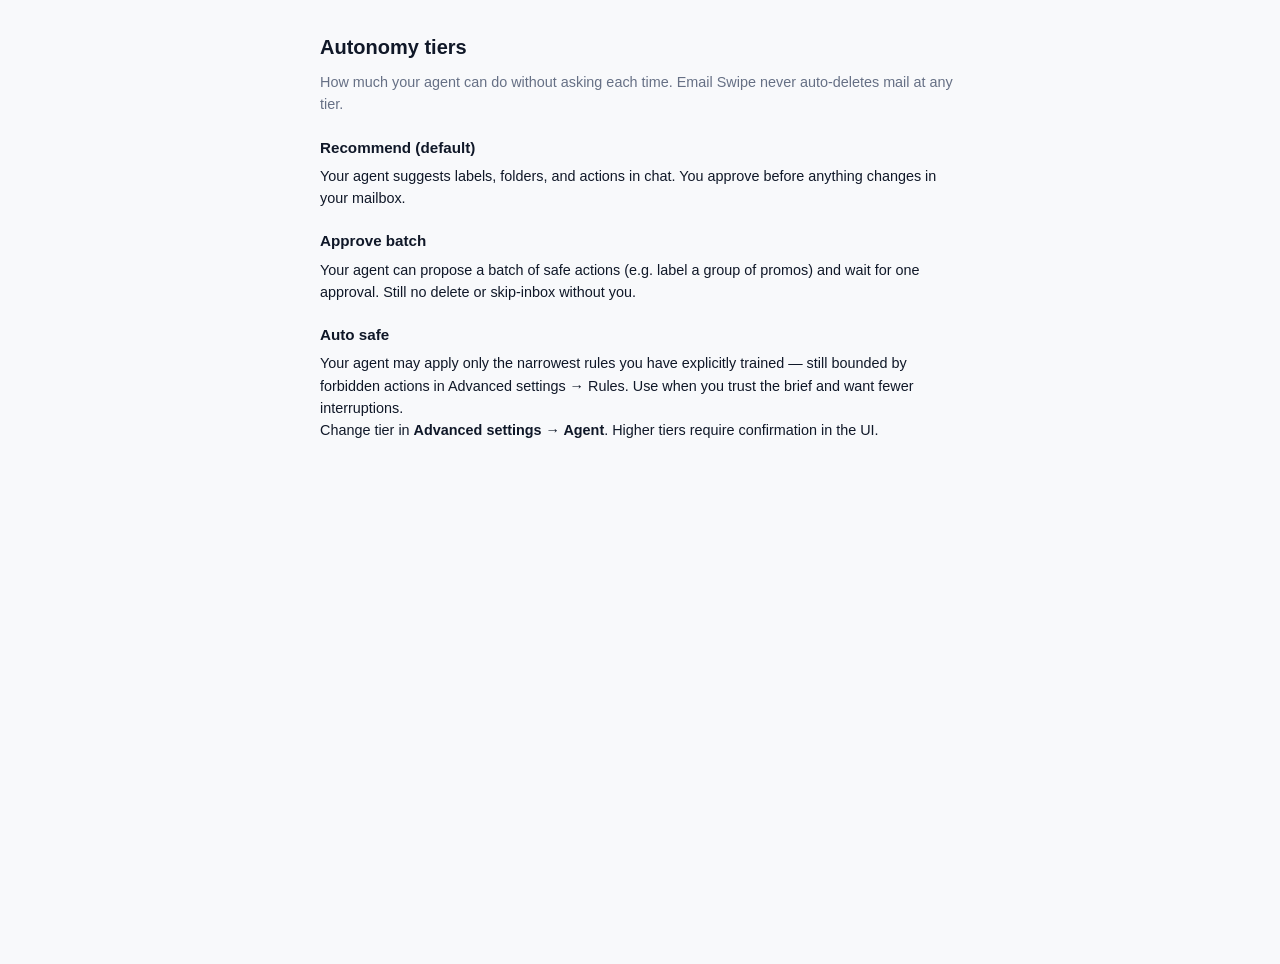
<file: assets/ui/autonomy-levels.html>
<!DOCTYPE html>
<html lang="en">
<head>
  <meta charset="UTF-8">
  <meta name="viewport" content="width=device-width, initial-scale=1.0">
  <title>Autonomy tiers — Email Swipe</title>
  <link rel="stylesheet" href="styles.css?v=27">
  <style>
    body { max-width: 42rem; margin: 2rem auto; padding: 0 1rem; line-height: 1.55; }
    h1 { font-size: 1.25rem; margin-bottom: 0.5rem; }
    .lead { color: var(--text-muted); margin-bottom: 1.25rem; }
    h2 { font-size: 0.95rem; margin: 1.25rem 0 0.35rem; }
    p, li { font-size: 0.9rem; }
    ul { padding-left: 1.25rem; }
    code { font-size: 0.85em; }
  </style>
</head>
<body>
  <h1>Autonomy tiers</h1>
  <p class="lead">How much your agent can do without asking each time. Email Swipe never auto-deletes mail at any tier.</p>

  <h2>Recommend (default)</h2>
  <p>Your agent suggests labels, folders, and actions in chat. You approve before anything changes in your mailbox.</p>

  <h2>Approve batch</h2>
  <p>Your agent can propose a batch of safe actions (e.g. label a group of promos) and wait for one approval. Still no delete or skip-inbox without you.</p>

  <h2>Auto safe</h2>
  <p>Your agent may apply only the narrowest rules you have explicitly trained — still bounded by forbidden actions in Advanced settings → Rules. Use when you trust the brief and want fewer interruptions.</p>

  <p>Change tier in <strong>Advanced settings → Agent</strong>. Higher tiers require confirmation in the UI.</p>
</body>
</html>
</file>
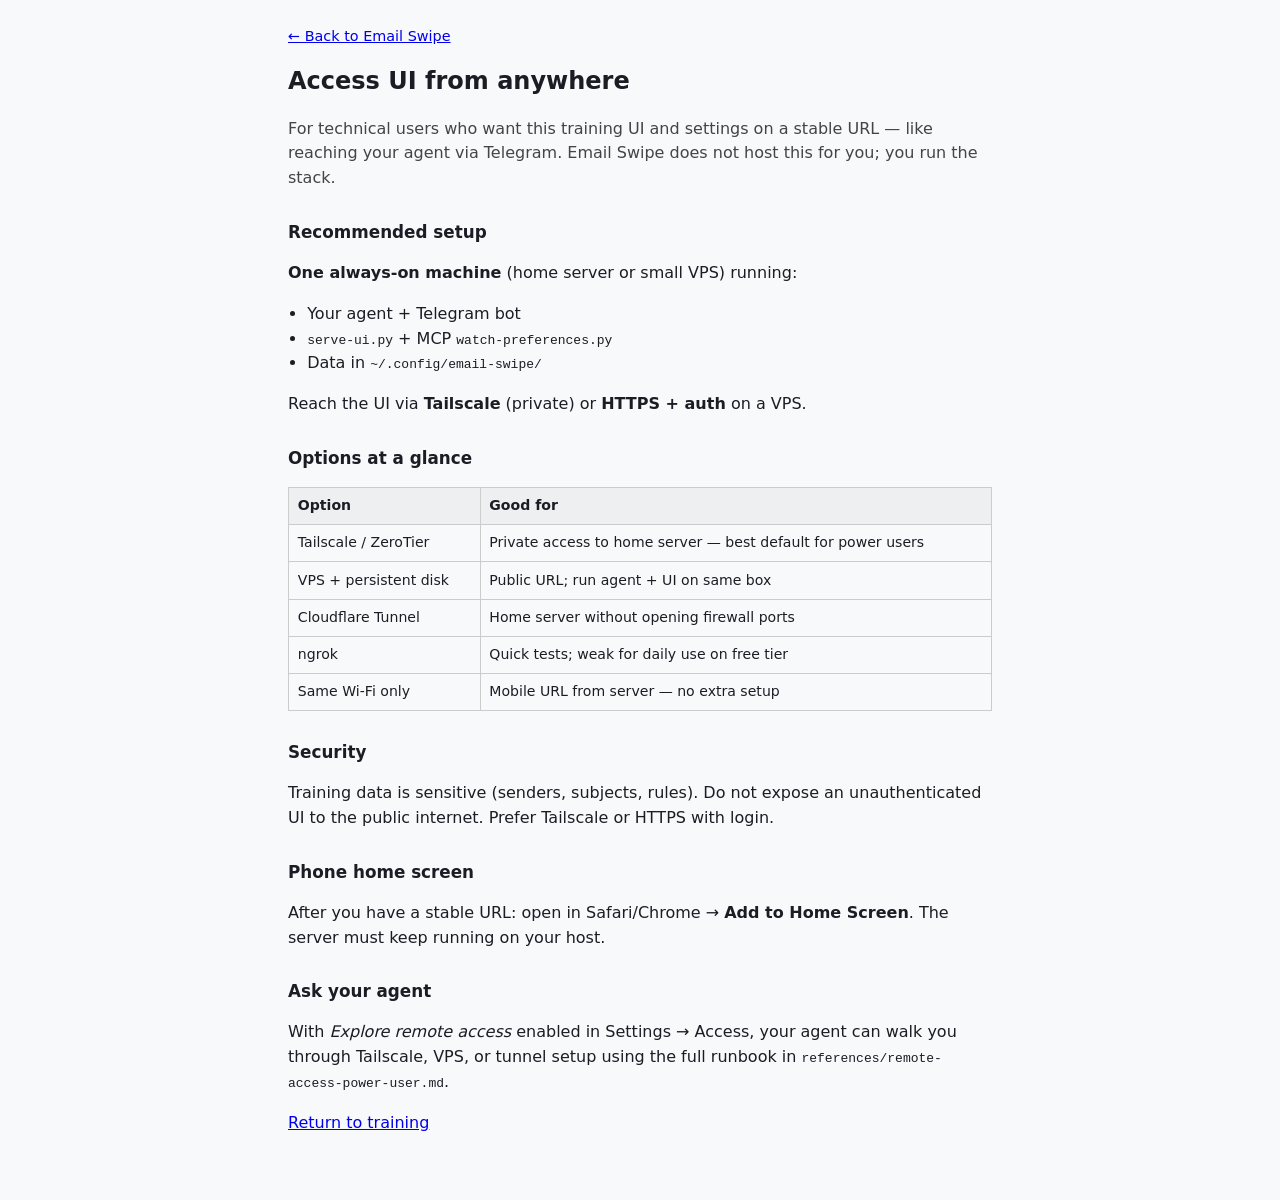
<file: assets/ui/remote-access.html>
<!DOCTYPE html>
<html lang="en">
<head>
  <meta charset="UTF-8">
  <meta name="viewport" content="width=device-width, initial-scale=1.0">
  <title>Remote access — Email Swipe</title>
  <style>
    :root { color-scheme: light dark; }
    body {
      font-family: system-ui, -apple-system, sans-serif;
      line-height: 1.55;
      max-width: 44rem;
      margin: 0 auto;
      padding: 1.5rem 1.25rem 3rem;
      background: #f8f9fb;
      color: #1a1d24;
    }
    @media (prefers-color-scheme: dark) {
      body { background: #12141a; color: #e8eaef; }
      a { color: #7eb8ff; }
      th, td { border-color: #333; }
    }
    h1 { font-size: 1.5rem; margin-top: 0; }
    h2 { font-size: 1.05rem; margin-top: 1.75rem; }
    table { border-collapse: collapse; width: 100%; font-size: 0.88rem; margin: 1rem 0; }
    th, td { border: 1px solid #ccc; padding: 0.45rem 0.55rem; text-align: left; vertical-align: top; }
    th { background: rgba(0,0,0,0.04); }
    .lead { color: #444; }
    @media (prefers-color-scheme: dark) { .lead { color: #aaa; } }
    .back { display: inline-block; margin-bottom: 1rem; font-size: 0.9rem; }
    ul { padding-left: 1.2rem; }
  </style>
</head>
<body>
  <a class="back" href="index.html">← Back to Email Swipe</a>
  <h1>Access UI from anywhere</h1>
  <p class="lead">For technical users who want this training UI and settings on a stable URL — like reaching your agent via Telegram. Email Swipe does not host this for you; you run the stack.</p>

  <h2>Recommended setup</h2>
  <p><strong>One always-on machine</strong> (home server or small VPS) running:</p>
  <ul>
    <li>Your agent + Telegram bot</li>
    <li><code>serve-ui.py</code> + MCP <code>watch-preferences.py</code></li>
    <li>Data in <code>~/.config/email-swipe/</code></li>
  </ul>
  <p>Reach the UI via <strong>Tailscale</strong> (private) or <strong>HTTPS + auth</strong> on a VPS.</p>

  <h2>Options at a glance</h2>
  <table>
    <tr><th>Option</th><th>Good for</th></tr>
    <tr><td>Tailscale / ZeroTier</td><td>Private access to home server — best default for power users</td></tr>
    <tr><td>VPS + persistent disk</td><td>Public URL; run agent + UI on same box</td></tr>
    <tr><td>Cloudflare Tunnel</td><td>Home server without opening firewall ports</td></tr>
    <tr><td>ngrok</td><td>Quick tests; weak for daily use on free tier</td></tr>
    <tr><td>Same Wi‑Fi only</td><td>Mobile URL from server — no extra setup</td></tr>
  </table>

  <h2>Security</h2>
  <p>Training data is sensitive (senders, subjects, rules). Do not expose an unauthenticated UI to the public internet. Prefer Tailscale or HTTPS with login.</p>

  <h2>Phone home screen</h2>
  <p>After you have a stable URL: open in Safari/Chrome → <strong>Add to Home Screen</strong>. The server must keep running on your host.</p>

  <h2>Ask your agent</h2>
  <p>With <em>Explore remote access</em> enabled in Settings → Access, your agent can walk you through Tailscale, VPS, or tunnel setup using the full runbook in <code>references/remote-access-power-user.md</code>.</p>

  <p><a href="index.html">Return to training</a></p>
</body>
</html>
</file>
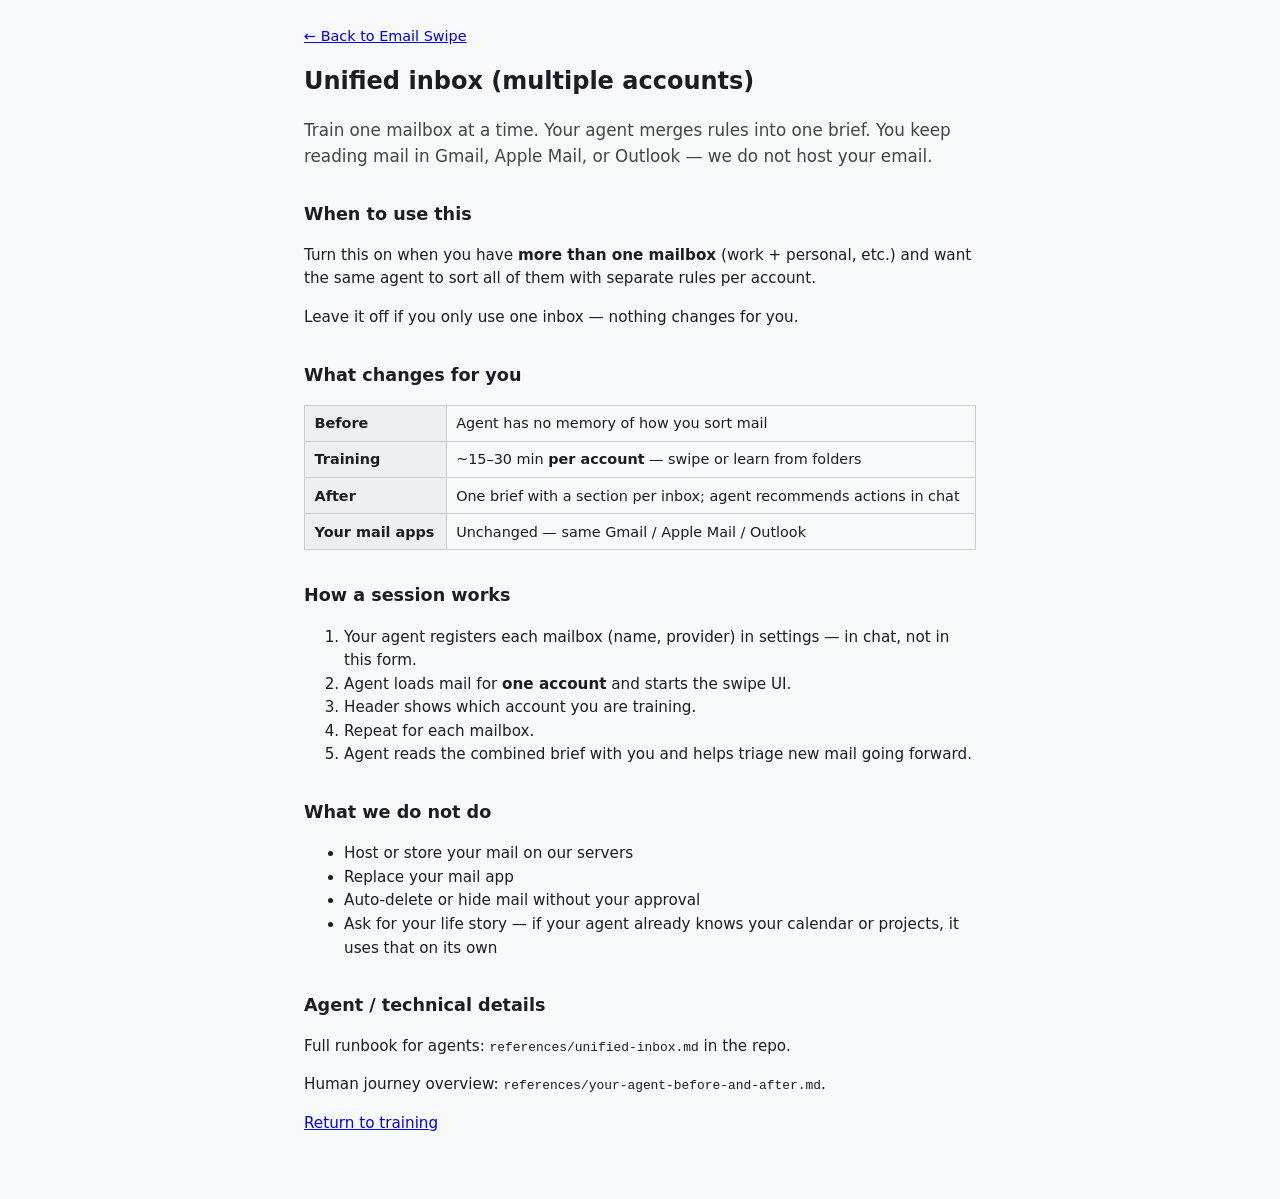
<file: assets/ui/unified-inbox.html>
<!DOCTYPE html>
<html lang="en">
<head>
  <meta charset="UTF-8">
  <meta name="viewport" content="width=device-width, initial-scale=1.0">
  <title>Unified inbox — Email Swipe</title>
  <style>
    :root { color-scheme: light dark; }
    body {
      font-family: system-ui, -apple-system, sans-serif;
      line-height: 1.55;
      max-width: 42rem;
      margin: 0 auto;
      padding: 1.5rem 1.25rem 3rem;
      background: #f8f9fb;
      color: #1a1d24;
    }
    @media (prefers-color-scheme: dark) {
      body { background: #12141a; color: #e8eaef; }
      a { color: #7eb8ff; }
      th, td { border-color: #333; }
    }
    h1 { font-size: 1.5rem; margin-top: 0; }
    h2 { font-size: 1.1rem; margin-top: 2rem; }
    p, li { font-size: 0.95rem; }
    table { border-collapse: collapse; width: 100%; font-size: 0.9rem; margin: 1rem 0; }
    th, td { border: 1px solid #ccc; padding: 0.4rem 0.6rem; text-align: left; }
    th { background: rgba(0,0,0,0.04); }
    code { font-size: 0.85em; }
    .lead { font-size: 1.05rem; color: #444; }
    @media (prefers-color-scheme: dark) { .lead { color: #aaa; } }
    .back { display: inline-block; margin-bottom: 1rem; font-size: 0.9rem; }
  </style>
</head>
<body>
  <a class="back" href="index.html">← Back to Email Swipe</a>
  <h1>Unified inbox (multiple accounts)</h1>
  <p class="lead">Train one mailbox at a time. Your agent merges rules into one brief. You keep reading mail in Gmail, Apple Mail, or Outlook — we do not host your email.</p>

  <h2>When to use this</h2>
  <p>Turn this on when you have <strong>more than one mailbox</strong> (work + personal, etc.) and want the same agent to sort all of them with separate rules per account.</p>
  <p>Leave it off if you only use one inbox — nothing changes for you.</p>

  <h2>What changes for you</h2>
  <table>
    <tr><th>Before</th><td>Agent has no memory of how you sort mail</td></tr>
    <tr><th>Training</th><td>~15–30 min <strong>per account</strong> — swipe or learn from folders</td></tr>
    <tr><th>After</th><td>One brief with a section per inbox; agent recommends actions in chat</td></tr>
    <tr><th>Your mail apps</th><td>Unchanged — same Gmail / Apple Mail / Outlook</td></tr>
  </table>

  <h2>How a session works</h2>
  <ol>
    <li>Your agent registers each mailbox (name, provider) in settings — in chat, not in this form.</li>
    <li>Agent loads mail for <strong>one account</strong> and starts the swipe UI.</li>
    <li>Header shows which account you are training.</li>
    <li>Repeat for each mailbox.</li>
    <li>Agent reads the combined brief with you and helps triage new mail going forward.</li>
  </ol>

  <h2>What we do not do</h2>
  <ul>
    <li>Host or store your mail on our servers</li>
    <li>Replace your mail app</li>
    <li>Auto-delete or hide mail without your approval</li>
    <li>Ask for your life story — if your agent already knows your calendar or projects, it uses that on its own</li>
  </ul>

  <h2>Agent / technical details</h2>
  <p>Full runbook for agents: <code>references/unified-inbox.md</code> in the repo.</p>
  <p>Human journey overview: <code>references/your-agent-before-and-after.md</code>.</p>

  <p><a href="index.html">Return to training</a></p>
</body>
</html>
</file>
<file: assets/ui/styles.css>
:root {
  --bg: #f8f9fb;
  --surface: #ffffff;
  --surface-2: #f1f3f5;
  --border: #e4e7ec;
  --border-strong: #d0d5dd;
  --text: #101828;
  --text-muted: #667085;
  --accent: #101828;
  --accent-hover: #344054;
  --keep: #027a48;
  --keep-bg: #ecfdf3;
  --keep-border: #abefc6;
  --attention: #b54708;
  --attention-bg: #fffaeb;
  --attention-border: #fedf89;
  --spam: #b42318;
  --spam-bg: #fef3f2;
  --spam-border: #fecdca;
  --archive: #175cd3;
  --important: #b54708;
  --unsubscribe: #5925dc;
  --block: #b42318;
  --radius: 12px;
  --radius-sm: 8px;
  --card-inset-x: 0.5rem;
  --card-inset-y: 0.375rem;
  --shadow: 0 1px 2px rgba(16, 24, 40, 0.06), 0 1px 3px rgba(16, 24, 40, 0.1);
  --shadow-lift: 0 8px 24px rgba(16, 24, 40, 0.08), 0 2px 6px rgba(16, 24, 40, 0.04);
  --font: 'Inter', -apple-system, BlinkMacSystemFont, 'Segoe UI', Roboto, sans-serif;
}

* {
  box-sizing: border-box;
  margin: 0;
  padding: 0;
}

body {
  font-family: var(--font);
  background: var(--bg);
  color: var(--text);
  min-height: 100dvh;
  overflow: hidden;
  overscroll-behavior: none;
  -webkit-user-select: none;
  user-select: none;
  -webkit-tap-highlight-color: transparent;
  padding: env(safe-area-inset-top) env(safe-area-inset-right) env(safe-area-inset-bottom) env(safe-area-inset-left);
  -webkit-font-smoothing: antialiased;
}

body.swiping {
  touch-action: none;
  overflow: hidden;
}

#app {
  min-height: 100dvh;
  display: flex;
  flex-direction: column;
  max-height: 100dvh;
}

/* Header */
.header {
  display: flex;
  justify-content: space-between;
  align-items: center;
  padding: 0.875rem 1.25rem 0.625rem;
  border-bottom: 1px solid var(--border);
  background: var(--surface);
}

.header-left {
  display: flex;
  flex-direction: column;
  gap: 0.15rem;
}

.app-title {
  font-size: 0.95rem;
  font-weight: 600;
  letter-spacing: -0.02em;
  color: var(--text);
}

.progress-label {
  font-size: 0.75rem;
  color: var(--text-muted);
  font-weight: 500;
  font-variant-numeric: tabular-nums;
}

.account-badge {
  display: inline-block;
  font-size: 0.68rem;
  font-weight: 600;
  padding: 0.12rem 0.45rem;
  border-radius: 999px;
  background: rgba(59, 130, 246, 0.12);
  color: #2563eb;
  max-width: 9rem;
  overflow: hidden;
  text-overflow: ellipsis;
  white-space: nowrap;
  vertical-align: middle;
}

.account-badge.hidden {
  display: none;
}

.settings-doc-link {
  width: 100%;
  margin-top: 0.35rem;
  text-align: center;
}

.settings-sheet-tabs {
  max-height: min(92dvh, 720px);
  display: flex;
  flex-direction: column;
}

.settings-tabs {
  display: flex;
  gap: 0.25rem;
  padding: 0 0.25rem 0.75rem;
  overflow-x: auto;
  flex-shrink: 0;
  flex-wrap: wrap;
}

.settings-tab {
  flex: 1 0 auto;
  border: 1px solid var(--border);
  background: var(--surface);
  color: var(--text-muted);
  font-size: 0.78rem;
  font-weight: 600;
  padding: 0.45rem 0.65rem;
  border-radius: 999px;
  cursor: pointer;
}

.settings-tab.active {
  background: var(--text);
  color: var(--bg);
  border-color: var(--text);
}

.settings-tab-panels {
  overflow-y: auto;
  flex: 1;
  min-height: 0;
  padding-bottom: 0.5rem;
}

.settings-tab-panel[hidden] {
  display: none !important;
}

.settings-tab-panel.active {
  display: block;
}

.settings-field-label {
  font-size: 0.75rem;
  font-weight: 600;
  color: var(--text-muted);
  margin: 0.5rem 0 0.25rem;
}

.settings-runtime-line {
  font-size: 0.8rem;
  margin: 0.25rem 0;
  word-break: break-all;
}

.settings-url:empty {
  display: none;
}

.header-right {
  display: flex;
  align-items: center;
  gap: 0.375rem;
}

.advanced-toggle {
  display: flex;
  align-items: center;
  gap: 0.35rem;
  font-size: 0.75rem;
  color: var(--text-muted);
  cursor: pointer;
  padding: 0.35rem 0.55rem;
  border-radius: var(--radius-sm);
  border: 1px solid var(--border);
  background: var(--surface);
  font-weight: 500;
}

.advanced-toggle:has(input:checked) {
  color: var(--text);
  border-color: var(--border-strong);
  background: var(--surface-2);
}

.advanced-toggle input {
  accent-color: var(--accent);
  width: 0.85rem;
  height: 0.85rem;
}

.btn-ghost {
  display: inline-flex;
  align-items: center;
  gap: 0.35rem;
  background: transparent;
  border: 1px solid transparent;
  border-radius: var(--radius-sm);
  padding: 0.4rem 0.55rem;
  cursor: pointer;
  font-size: 0.75rem;
  font-weight: 500;
  color: var(--text-muted);
  font-family: inherit;
}

.btn-ghost:hover {
  background: var(--surface-2);
  color: var(--text);
}

.btn-ghost:active {
  background: var(--border);
}

.btn-ghost .icon {
  width: 1rem;
  height: 1rem;
  stroke: currentColor;
  fill: none;
  stroke-width: 1.75;
  stroke-linecap: round;
  stroke-linejoin: round;
}

.btn-close {
  background: transparent;
  border: 1px solid var(--border);
  border-radius: var(--radius-sm);
  padding: 0.35rem 0.65rem;
  font-size: 0.75rem;
  font-weight: 500;
  color: var(--text-muted);
  cursor: pointer;
  font-family: inherit;
}

.btn-close:hover {
  background: var(--surface-2);
  color: var(--text);
}

@media (max-width: 480px) {
  .btn-ghost .btn-label {
    display: none;
  }

  .btn-ghost {
    padding: 0.45rem;
  }
}

/* Progress */
.progress-bar {
  height: 2px;
  background: var(--border);
  overflow: hidden;
}

.progress-fill {
  height: 100%;
  background: var(--accent);
  width: 0%;
  transition: width 0.25s ease;
}

/* Card area */
.card-area {
  flex: 1;
  display: flex;
  flex-direction: column;
  align-items: stretch;
  justify-content: flex-start;
  position: relative;
  padding: var(--card-inset-y) var(--card-inset-x) 0;
  overflow: hidden;
  min-height: 0;
  touch-action: pan-y;
}

.card-stack {
  position: relative;
  flex: 1;
  width: 100%;
  min-height: 0;
}

.email-card {
  position: absolute;
  inset: 0;
  width: 100%;
  height: 100%;
  background: var(--surface);
  border: 1px solid var(--border);
  border-radius: var(--radius);
  padding: 1rem 1.125rem;
  display: flex;
  flex-direction: column;
  cursor: grab;
  touch-action: none;
  -webkit-touch-callout: none;
  box-shadow: var(--shadow);
}

.email-card:active { cursor: grabbing; }

.email-card.drag-header {
  cursor: default;
}

.email-card.drag-header .card-header {
  cursor: grab;
  touch-action: none;
}

.email-card.drag-header .card-body {
  cursor: auto;
  touch-action: pan-y;
}

.email-card.drag-header.dragging .card-header {
  cursor: grabbing;
}

.email-card.dragging {
  box-shadow: var(--shadow-lift);
}

.email-card.behind {
  transform: scale(0.98) translate3d(0, 6px, 0);
  opacity: 0.92;
  pointer-events: none;
}

.card-header {
  flex-shrink: 0;
}

.card-body {
  flex: 1;
  min-height: 0;
  margin-top: 0.75rem;
  overflow-y: auto;
  -webkit-overflow-scrolling: touch;
  overscroll-behavior: contain;
  touch-action: pan-y;
}

.email-card.behind .card-body {
  overflow: hidden;
}

.email-html {
  width: 100%;
  height: 100%;
  min-height: 0;
  border: 0;
  display: block;
  background: transparent;
}

.email-card.intro {
  justify-content: center;
  align-items: center;
  text-align: center;
  padding: 2rem;
  background: var(--surface);
}

.intro-subject {
  font-size: 1.5rem;
  font-weight: 600;
  margin-bottom: 0.75rem;
  line-height: 1.25;
  letter-spacing: -0.03em;
  color: var(--text);
}

.intro-snippet {
  font-size: 0.95rem;
  color: var(--text-muted);
  line-height: 1.5;
  max-width: 260px;
}

.card-sender {
  font-size: 0.8rem;
  color: var(--text);
  font-weight: 600;
  margin-bottom: 0.15rem;
  white-space: nowrap;
  overflow: hidden;
  text-overflow: ellipsis;
  letter-spacing: -0.01em;
}

.learning-hint {
  font-size: 0.72rem;
  color: var(--attention);
  font-weight: 500;
  margin-bottom: 0.35rem;
}

.card-from {
  font-size: 0.72rem;
  color: var(--text-muted);
  margin-bottom: 0.75rem;
}

.card-subject {
  font-size: 1.05rem;
  font-weight: 600;
  line-height: 1.35;
  margin-bottom: 0.5rem;
  color: var(--text);
  letter-spacing: -0.02em;
  display: -webkit-box;
  -webkit-line-clamp: 2;
  -webkit-box-orient: vertical;
  overflow: hidden;
}

.card-snippet {
  font-size: 0.875rem;
  line-height: 1.55;
  color: var(--text-muted);
}

.card-meta {
  display: flex;
  justify-content: space-between;
  align-items: center;
  padding-top: 0.625rem;
  margin-top: 0.5rem;
  border-top: 1px solid var(--border);
  font-size: 0.72rem;
  color: var(--text-muted);
}

.card-badges {
  display: flex;
  gap: 0.35rem;
}

.badge {
  padding: 0.15rem 0.45rem;
  border-radius: 4px;
  font-size: 0.65rem;
  font-weight: 500;
  text-transform: uppercase;
  letter-spacing: 0.04em;
  background: var(--surface-2);
  color: var(--text-muted);
  border: 1px solid var(--border);
}

.badge.newsletter {
  color: var(--unsubscribe);
  background: #f9f5ff;
  border-color: #e9d7fe;
}

/* Swipe overlays */
.swipe-overlay {
  position: absolute;
  top: 50%;
  transform: translateY(-50%);
  padding: 0.4rem 1rem;
  border-radius: var(--radius-sm);
  font-weight: 600;
  font-size: 0.8rem;
  letter-spacing: 0.06em;
  text-transform: uppercase;
  opacity: 0;
  border: 2px solid;
  pointer-events: none;
  transition: opacity 0.1s;
  background: var(--surface);
}

.swipe-overlay.spam {
  left: 0.75rem;
  right: 0.75rem;
  text-align: center;
  color: var(--spam);
  border-color: var(--spam);
  transform: translateY(-50%);
  font-size: 0.72rem;
  letter-spacing: 0.04em;
}

.swipe-overlay.keep {
  right: 1.25rem;
  color: var(--keep);
  border-color: var(--keep);
  transform: translateY(-50%) rotate(8deg);
}

.swipe-overlay.important {
  left: 50%;
  top: 50%;
  transform: translate(-50%, -50%);
  color: var(--important);
  border-color: var(--important);
}

.email-card.show-spam .swipe-overlay.spam,
.email-card.show-keep .swipe-overlay.keep,
.email-card.show-important .swipe-overlay.important {
  opacity: 1;
}

.email-card.tap-pending {
  box-shadow: 0 0 0 2px var(--important-border), var(--shadow-lift);
}

.email-card.exiting-important {
  transform: scale(1.06);
}

/* Action hints */
.action-hints {
  display: grid;
  grid-template-columns: 1fr 1fr 1fr;
  width: 100%;
  margin-top: 0.5rem;
  padding-bottom: 0.25rem;
  flex-shrink: 0;
  font-size: 0.65rem;
  font-weight: 600;
  text-transform: uppercase;
  letter-spacing: 0.06em;
  text-align: center;
}

.hint-spam { color: var(--spam); }
.hint-important { color: var(--important); }
.hint-keep { color: var(--keep); }

/* Action buttons */
.simple-actions {
  display: flex;
  justify-content: center;
  gap: 0.5rem;
  padding: 0.75rem 1rem 1rem;
  padding-bottom: max(1rem, env(safe-area-inset-bottom));
  background: var(--surface);
  border-top: 1px solid var(--border);
}

/* Folder-mode action bar (advanced routing) */
.folder-actions {
  display: grid;
  gap: 0.5rem;
  padding: 0.75rem 1rem 1rem;
  padding-bottom: max(1rem, env(safe-area-inset-bottom));
  background: var(--surface);
  border-top: 1px solid var(--border);
}

.folder-actions.hidden,
.folder-actions-hint.hidden {
  display: none;
}

.folder-actions-hint {
  margin-top: 0.5rem;
  padding-bottom: 0.25rem;
  text-align: center;
  font-size: 0.65rem;
  font-weight: 600;
  text-transform: uppercase;
  letter-spacing: 0.06em;
  color: var(--text-muted);
}

.folder-action-btn {
  min-height: 46px;
  padding: 0.4rem 0.5rem;
  border-radius: var(--radius-sm);
  border: 1px solid var(--border);
  background: var(--surface);
  font-size: 0.78rem;
  font-weight: 600;
  font-family: inherit;
  line-height: 1.2;
  cursor: pointer;
  touch-action: manipulation;
  -webkit-tap-highlight-color: transparent;
  transition: background 0.15s, border-color 0.15s, transform 0.1s;
  display: flex;
  flex-direction: column;
  align-items: center;
  justify-content: center;
  gap: 0.15rem;
  overflow: hidden;
  text-overflow: ellipsis;
}

.folder-action-btn:active {
  transform: scale(0.97);
}

.folder-action-btn.keep {
  color: var(--keep);
  border-color: var(--keep-border);
  background: var(--keep-bg);
}

.folder-action-btn.important {
  color: var(--important);
  border-color: var(--attention-border);
  background: var(--attention-bg);
}

.folder-action-btn.folder {
  color: var(--spam);
  border-color: var(--spam-border);
  background: var(--spam-bg);
}

.folder-action-btn.suggested {
  outline: 2px solid var(--accent);
  outline-offset: 1px;
}

.folder-action-mode {
  font-size: 0.58rem;
  font-weight: 600;
  text-transform: uppercase;
  letter-spacing: 0.04em;
  opacity: 0.7;
}

.match-mode-legend {
  margin: 0 0 0.75rem;
  padding: 0.6rem 0.75rem;
  background: var(--bg);
  border: 1px solid var(--border);
  border-radius: var(--radius-sm);
}

.match-mode-item {
  font-size: 0.72rem;
  line-height: 1.45;
  color: var(--text-muted);
  margin: 0 0 0.4rem;
}

.match-mode-item:last-child {
  margin-bottom: 0;
}

.match-mode-item strong {
  color: var(--text);
}

.action-btn {
  flex: 1;
  max-width: 120px;
  height: 44px;
  border-radius: var(--radius-sm);
  border: 1px solid var(--border);
  background: var(--surface);
  font-size: 0.875rem;
  font-weight: 600;
  font-family: inherit;
  letter-spacing: -0.01em;
  cursor: pointer;
  touch-action: manipulation;
  -webkit-tap-highlight-color: transparent;
  transition: background 0.15s, border-color 0.15s, transform 0.1s;
}

.action-btn:active {
  transform: scale(0.98);
}

.action-btn.spam {
  color: var(--spam);
  border-color: var(--spam-border);
  background: var(--spam-bg);
  font-size: 0.72rem;
}

.action-btn.keep {
  color: var(--keep);
  border-color: var(--keep-border);
  background: var(--keep-bg);
}

.action-btn.important {
  color: var(--important);
  border-color: var(--attention-border);
  background: var(--attention-bg);
  font-size: 0.78rem;
}

.btn-primary {
  margin-top: 1rem;
  border: none;
  background: var(--accent);
  color: #fff;
  padding: 0.65rem 1.25rem;
  border-radius: var(--radius-sm);
  font-size: 0.875rem;
  font-weight: 600;
  font-family: inherit;
  cursor: pointer;
}

/* Batch modal */
.batch-modal.hidden { display: none; }

.batch-modal {
  position: fixed;
  inset: 0;
  z-index: 90;
}

.batch-backdrop {
  position: absolute;
  inset: 0;
  background: rgba(16, 24, 40, 0.4);
}

.batch-sheet {
  position: absolute;
  left: 50%;
  top: 50%;
  transform: translate(-50%, -50%);
  width: min(340px, 90vw);
  background: var(--surface);
  border: 1px solid var(--border);
  border-radius: var(--radius);
  padding: 1.25rem;
  box-shadow: var(--shadow-lift);
}

.batch-message {
  font-size: 0.95rem;
  line-height: 1.5;
  margin-bottom: 1rem;
  text-align: center;
}

.batch-actions {
  display: flex;
  flex-direction: column;
  gap: 0.5rem;
}

.batch-actions .btn-primary {
  margin-top: 0;
  width: 100%;
}

.batch-actions .btn-ghost {
  width: 100%;
  justify-content: center;
  padding: 0.55rem;
}

/* Empty state */
.empty-state {
  text-align: center;
  padding: 2rem;
  color: var(--text-muted);
  max-width: 320px;
}

.empty-title {
  font-size: 1.1rem;
  font-weight: 600;
  letter-spacing: -0.02em;
  color: var(--text);
  margin-bottom: 0.5rem;
}

.empty-hint {
  font-size: 0.875rem;
  line-height: 1.55;
}

.empty-hint code {
  font-size: 0.78rem;
  background: var(--surface-2);
  padding: 0.15rem 0.35rem;
  border-radius: 4px;
  border: 1px solid var(--border);
  font-family: ui-monospace, monospace;
}

.empty-state.hidden { display: none; }

/* Welcome banner */
.welcome-banner {
  display: flex;
  align-items: center;
  justify-content: space-between;
  gap: 0.75rem;
  margin: 0.75rem 1rem 0;
  padding: 0.75rem 1rem;
  background: var(--surface);
  border: 1px solid var(--border);
  border-radius: var(--radius-sm);
  font-size: 0.8rem;
  line-height: 1.5;
  color: var(--text-muted);
}

.welcome-banner strong {
  color: var(--text);
  font-weight: 600;
}

.welcome-banner.hidden { display: none; }

.welcome-banner button {
  flex-shrink: 0;
  border: 1px solid var(--border-strong);
  background: var(--surface);
  color: var(--text);
  padding: 0.35rem 0.65rem;
  border-radius: var(--radius-sm);
  font-size: 0.75rem;
  font-weight: 500;
  cursor: pointer;
  font-family: inherit;
}

.welcome-banner button:hover {
  background: var(--surface-2);
}

/* Settings panel */
.settings-panel.hidden { display: none; }

.settings-panel {
  position: fixed;
  inset: 0;
  z-index: 100;
}

.settings-backdrop {
  position: absolute;
  inset: 0;
  background: rgba(16, 24, 40, 0.4);
  backdrop-filter: blur(2px);
}

.settings-sheet {
  position: absolute;
  right: 0;
  top: 0;
  bottom: 0;
  width: min(400px, 100vw);
  background: var(--surface);
  border-left: 1px solid var(--border);
  overflow-y: auto;
  padding: 1.25rem 1.25rem 2rem;
}

.settings-header {
  display: flex;
  justify-content: space-between;
  align-items: center;
  margin-bottom: 0.375rem;
}

.settings-header h2 {
  font-size: 1rem;
  font-weight: 600;
  letter-spacing: -0.02em;
}

.settings-lead {
  font-size: 0.8rem;
  color: var(--text-muted);
  margin-bottom: 1.25rem;
  line-height: 1.5;
}

.settings-section {
  margin-bottom: 1.25rem;
  padding-bottom: 1rem;
  border-bottom: 1px solid var(--border);
}

.settings-section h3 {
  font-size: 0.7rem;
  text-transform: uppercase;
  letter-spacing: 0.06em;
  color: var(--text-muted);
  font-weight: 600;
  margin-bottom: 0.75rem;
}

.settings-row {
  display: flex;
  align-items: flex-start;
  gap: 0.5rem;
  font-size: 0.875rem;
  margin-bottom: 0.75rem;
  cursor: pointer;
  line-height: 1.4;
}

.settings-field {
  display: flex;
  flex-direction: column;
  gap: 0.35rem;
  margin-bottom: 0.75rem;
  font-size: 0.875rem;
}

.settings-field > span {
  font-size: 0.75rem;
  font-weight: 500;
  color: var(--text-muted);
}

.settings-field input,
.settings-field select,
.settings-field textarea {
  border: 1px solid var(--border);
  border-radius: var(--radius-sm);
  padding: 0.5rem 0.65rem;
  font: inherit;
  color: var(--text);
  background: var(--bg);
  resize: vertical;
}

.settings-field input:focus,
.settings-field select:focus,
.settings-field textarea:focus {
  outline: none;
  border-color: var(--border-strong);
  box-shadow: 0 0 0 3px rgba(16, 24, 40, 0.06);
}

.settings-note {
  font-size: 0.75rem;
  color: var(--text-muted);
  line-height: 1.5;
  margin-bottom: 1rem;
}

.settings-save {
  width: 100%;
  border: none;
  background: var(--accent);
  color: #fff;
  padding: 0.7rem;
  border-radius: var(--radius-sm);
  font-size: 0.875rem;
  font-weight: 600;
  font-family: inherit;
  cursor: pointer;
  transition: background 0.15s;
}

.settings-save:hover {
  background: var(--accent-hover);
}

.settings-divider {
  height: 1px;
  background: var(--border);
  margin: 1rem 0;
}

.settings-section.hidden {
  display: none;
}

.settings-add-route {
  width: 100%;
  margin-top: 0.5rem;
}

.folder-routes-list {
  display: flex;
  flex-direction: column;
  gap: 0.5rem;
  margin: 0.75rem 0;
}

.folder-route-row-wrap {
  display: flex;
  flex-direction: column;
  gap: 0.35rem;
  padding-bottom: 0.5rem;
  border-bottom: 1px solid var(--border);
}

.folder-route-row-wrap:last-child {
  border-bottom: none;
}

.route-description {
  width: 100%;
  font-size: 0.75rem;
  padding: 0.4rem 0.5rem;
  border: 1px solid var(--border);
  border-radius: var(--radius-sm);
  font-family: inherit;
  color: var(--text-muted);
}

.route-ai-rule {
  width: 100%;
  font-size: 0.8rem;
  padding: 0.5rem;
  border: 1px solid var(--border);
  border-radius: var(--radius-sm);
  font-family: inherit;
  line-height: 1.45;
  resize: vertical;
  min-height: 3rem;
}

.route-match-na {
  font-size: 0.72rem;
  color: var(--text-muted);
  font-style: italic;
}

.route-rule-field {
  margin-top: 0.15rem;
}

.folder-route-row {
  display: grid;
  grid-template-columns: 1fr auto 1fr auto;
  gap: 0.35rem;
  align-items: center;
}

.folder-route-row .route-match-cell select,
.folder-route-row .route-match-cell input {
  width: 100%;
}

.folder-route-row .route-remove {
  padding: 0.25rem 0.5rem;
}

.route-action-note {
  font-size: 0.72rem;
  color: var(--text-muted);
  font-style: italic;
  margin: 0.15rem 0 0;
}

.folder-picker-sheet {
  max-height: 70vh;
  overflow: auto;
}

.folder-picker-title {
  font-weight: 600;
  margin: 0 0 0.25rem;
}

.folder-picker-subject {
  font-size: 0.85rem;
  color: var(--text-muted);
  margin: 0 0 1rem;
}

.folder-picker-options {
  display: flex;
  flex-direction: column;
  gap: 0.5rem;
  margin-bottom: 0.75rem;
}

.folder-picker-btn {
  width: 100%;
  text-align: left;
  padding: 0.75rem 1rem;
  border: 1px solid var(--border);
  border-radius: var(--radius-sm);
  background: var(--surface);
  font-family: inherit;
  font-size: 0.9rem;
  cursor: pointer;
}

.folder-picker-btn.suggested {
  border-color: var(--accent);
  background: color-mix(in srgb, var(--accent) 8%, var(--surface));
}

.folder-picker-btn:hover {
  border-color: var(--accent);
}

/* Victory screen */
.victory-screen {
  flex: 1 1 0;
  width: 100%;
  display: flex;
  flex-direction: column;
  min-height: 0;
  overflow: visible;
}

/* Clip while cards fly to piles so transforms don't create stray scrollbars. */
.victory-screen:has(.victory-stage.animating) {
  overflow: hidden;
}

.victory-screen.hidden {
  display: none;
}

.victory-stage {
  display: flex;
  flex-direction: column;
  align-items: center;
  width: 100%;
  max-width: 520px;
  margin: 0 auto;
  flex-shrink: 0;
  padding: 0.35rem 0.5rem 0;
}

.victory-stage.animating {
  flex: 1;
  justify-content: flex-start;
}

.victory-stage.settled {
  flex: 0 0 auto;
}

.victory-kicker {
  text-align: center;
  font-size: 0.78rem;
  font-weight: 700;
  letter-spacing: 0.08em;
  text-transform: uppercase;
  color: var(--text-muted);
  padding: 0.3rem 0 0.5rem;
  flex-shrink: 0;
}

.victory-deck {
  position: relative;
  width: 104px;
  height: 84px;
  margin: 0.25rem 0 0.75rem;
  flex-shrink: 0;
}

.victory-stage.settled .victory-deck {
  display: none;
  margin: 0;
  height: 0;
}

.victory-mini-card {
  position: absolute;
  left: 0;
  top: 0;
  width: 100px;
  height: 68px;
  padding: 0.45rem 0.5rem;
  background: var(--surface);
  border: 1px solid var(--border);
  border-radius: 8px;
  box-shadow: var(--shadow);
  overflow: hidden;
  will-change: transform;
  box-sizing: border-box;
}

.victory-mini-card.stacked {
  box-shadow: 0 1px 2px rgba(16, 24, 40, 0.08);
}

.victory-mini-card.victory-flying {
  z-index: 50;
  box-shadow: var(--shadow-lift);
}

.mini-sender {
  font-size: 0.62rem;
  font-weight: 600;
  color: var(--text);
  white-space: nowrap;
  overflow: hidden;
  text-overflow: ellipsis;
}

.mini-subject {
  font-size: 0.58rem;
  color: var(--text-muted);
  line-height: 1.35;
  margin-top: 0.2rem;
  display: -webkit-box;
  -webkit-line-clamp: 2;
  -webkit-box-orient: vertical;
  overflow: hidden;
}

.victory-piles {
  display: grid;
  grid-template-columns: repeat(3, 1fr);
  gap: 0.65rem;
  width: 100%;
  padding: 0 0.5rem;
  flex-shrink: 0;
}

.victory-pile {
  display: flex;
  flex-direction: column;
  align-items: center;
  gap: 0.38rem;
}

.pile-label {
  font-size: 0.62rem;
  font-weight: 700;
  text-transform: uppercase;
  letter-spacing: 0.06em;
}

.pile-spam .pile-label {
  color: var(--spam);
  font-size: 0.58rem;
  text-align: center;
  line-height: 1.2;
}

.victory-stage.settled .victory-pile {
  cursor: pointer;
}

.victory-stage.settled .pile-label {
  text-decoration: underline;
  text-decoration-color: transparent;
  text-underline-offset: 3px;
  transition: text-decoration-color 0.15s;
}

.victory-stage.settled .victory-pile:hover .pile-label,
.victory-stage.settled .victory-pile:focus-within .pile-label {
  text-decoration-color: currentColor;
}

.victory-stage.settled .victory-mini-card {
  cursor: pointer;
}

.victory-stage.settled .victory-mini-card:hover {
  box-shadow: var(--shadow-lift);
}

.victory-review-hint {
  text-align: center;
  font-size: 0.75rem;
  color: var(--text-muted);
  padding: 0.35rem 0.75rem 0.5rem;
}

.victory-review-hint.hidden {
  display: none;
}

/* Review panels (pile + email) */
.review-panel.hidden {
  display: none;
}

.review-panel {
  position: fixed;
  inset: 0;
  z-index: 110;
}

.review-backdrop {
  position: absolute;
  inset: 0;
  background: rgba(16, 24, 40, 0.4);
  backdrop-filter: blur(2px);
}

.review-sheet {
  position: absolute;
  left: 0;
  right: 0;
  bottom: 0;
  max-height: 85dvh;
  background: var(--surface);
  border-top: 1px solid var(--border);
  border-radius: var(--radius) var(--radius) 0 0;
  padding: 1rem 1rem max(1rem, env(safe-area-inset-bottom));
  overflow-y: auto;
  -webkit-overflow-scrolling: touch;
  box-shadow: var(--shadow-lift);
}

.review-header {
  display: flex;
  align-items: center;
  justify-content: space-between;
  gap: 0.5rem;
  margin-bottom: 0.75rem;
}

.review-header h2 {
  flex: 1;
  font-size: 1rem;
  font-weight: 600;
  letter-spacing: -0.02em;
  text-align: center;
}

.review-list {
  display: flex;
  flex-direction: column;
  gap: 0.5rem;
}

.review-list-item {
  display: flex;
  flex-direction: column;
  align-items: flex-start;
  gap: 0.2rem;
  width: 100%;
  text-align: left;
  border: 1px solid var(--border);
  border-radius: var(--radius-sm);
  background: var(--bg);
  padding: 0.75rem;
  cursor: pointer;
  font-family: inherit;
  color: var(--text);
}

.review-list-item:hover {
  background: var(--surface-2);
}

.review-list-subject {
  font-size: 0.88rem;
  font-weight: 600;
  line-height: 1.35;
}

.review-list-meta {
  font-size: 0.72rem;
  color: var(--text-muted);
}

.email-review-body {
  display: flex;
  flex-direction: column;
  gap: 0.5rem;
}

.review-sender {
  font-size: 0.78rem;
  font-weight: 600;
  color: var(--text-muted);
}

.review-subject {
  font-size: 1rem;
  font-weight: 600;
  line-height: 1.35;
  letter-spacing: -0.02em;
}

.review-snippet {
  font-size: 0.85rem;
  line-height: 1.5;
  color: var(--text-muted);
  margin-bottom: 0.35rem;
}

.review-field-label {
  font-size: 0.72rem;
  font-weight: 600;
  text-transform: uppercase;
  letter-spacing: 0.05em;
  color: var(--text-muted);
  margin-top: 0.25rem;
}

.review-action-picker {
  display: grid;
  grid-template-columns: repeat(3, 1fr);
  gap: 0.5rem;
}

.review-action-btn {
  border: 1px solid var(--border);
  border-radius: var(--radius-sm);
  background: var(--surface);
  padding: 0.55rem 0.35rem;
  font-size: 0.72rem;
  font-weight: 600;
  font-family: inherit;
  cursor: pointer;
  color: var(--text-muted);
}

.review-action-btn.selected {
  color: var(--text);
  border-width: 2px;
}

.review-action-btn.spam.selected {
  color: var(--spam);
  border-color: var(--spam);
  background: var(--spam-bg);
}

.review-action-btn.important.selected {
  color: var(--important);
  border-color: var(--important);
  background: var(--attention-bg);
}

.review-action-btn.keep.selected {
  color: var(--keep);
  border-color: var(--keep);
  background: var(--keep-bg);
}

.email-review-body .btn-primary {
  margin-top: 0.5rem;
  width: 100%;
}

.pile-important .pile-label { color: var(--important); }
.pile-keep .pile-label { color: var(--keep); }

.pile-slot {
  position: relative;
  width: 108px;
  padding: 5px;
  border-radius: 14px;
  border: 1px solid var(--border);
  background: color-mix(in srgb, var(--surface) 84%, white);
  box-sizing: border-box;
  box-shadow: inset 0 1px 0 rgba(255, 255, 255, 0.55);
}

.pile-slot:empty {
  min-height: 76px;
}

.pile-spam .pile-slot { border-color: var(--spam-border); background: var(--spam-bg); }
.pile-important .pile-slot { border-color: var(--attention-border); background: var(--attention-bg); }
.pile-keep .pile-slot { border-color: var(--keep-border); background: var(--keep-bg); }

.pile-miss-count {
  font-size: 0.72rem;
  font-weight: 700;
  color: var(--spam);
  line-height: 1;
  min-height: 0.85rem;
}

.pile-miss-count:empty,
.pile-miss-count[hidden] {
  visibility: hidden;
}

.victory-insights {
  flex: 0 0 auto;
  width: 100%;
  max-width: 520px;
  margin: 0 auto;
  padding: 0.85rem 1rem 0;
  border-top: 1px solid var(--border);
  background: linear-gradient(180deg, rgba(255, 255, 255, 0.96), rgba(248, 250, 252, 0.98));
  display: flex;
  flex-direction: column;
}

.victory-insights.hidden {
  display: none;
}

.victory-summary {
  font-size: 0.92rem;
  line-height: 1.58;
  color: var(--text);
  margin-bottom: 0.75rem;
  flex-shrink: 0;
}

.victory-summary strong {
  font-weight: 600;
}

.victory-scorecard {
  margin-bottom: 0.75rem;
  padding: 1rem 0.9rem 0.85rem;
  border: 1px solid rgba(16, 24, 40, 0.08);
  border-radius: 16px;
  background: linear-gradient(180deg, rgba(255, 255, 255, 0.96), rgba(244, 247, 250, 0.98));
  box-shadow: 0 10px 24px rgba(16, 24, 40, 0.06);
  flex-shrink: 0;
}

.victory-scorecard.hidden {
  display: none;
}

.victory-score-chart {
  display: flex;
  align-items: flex-end;
  justify-content: center;
  gap: 1rem;
  min-height: 9.5rem;
  padding: 0.25rem 0.35rem 0;
  overflow-x: auto;
}

@media (max-width: 480px) {
  .victory-score-chart {
    gap: 0.65rem;
  }

  .score-bar {
    width: 2.6rem;
  }

  .score-bar-track {
    height: 5.5rem;
  }
}

.score-bar {
  display: flex;
  flex-direction: column;
  align-items: center;
  gap: 0.4rem;
  flex: 0 0 auto;
  width: 2.85rem;
}

.score-bar-pct {
  font-size: 0.78rem;
  font-weight: 700;
  color: var(--text);
  line-height: 1;
  opacity: 0.35;
  transform: translateY(4px);
  transition: opacity 0.25s ease, transform 0.35s cubic-bezier(0.2, 0.9, 0.2, 1);
}

.score-bar-pct.shot {
  opacity: 1;
  transform: none;
}

.score-bar-track {
  width: 100%;
  height: 6.5rem;
  border-radius: 10px;
  background: rgba(91, 143, 212, 0.14);
  overflow: hidden;
  display: flex;
  align-items: flex-end;
}

.score-bar-fill {
  width: 100%;
  border-radius: 10px 10px 0 0;
  background: linear-gradient(180deg, #7eb6ef 0%, #4f8fd4 55%, #355f9a 100%);
  box-shadow:
    inset 0 1px 0 rgba(255, 255, 255, 0.45),
    0 0 12px rgba(79, 143, 212, 0.35);
  min-height: 0;
  height: 0;
  transition: height 0.55s cubic-bezier(0.15, 0.95, 0.25, 1.15);
  will-change: height;
}


.score-bar-label {
  font-size: 0.68rem;
  font-weight: 600;
  color: var(--text-muted);
  text-align: center;
  line-height: 1.2;
  letter-spacing: 0.01em;
}

.victory-misses {
  display: flex;
  flex-direction: column;
  gap: 0.55rem;
  margin-bottom: 0.65rem;
}

.victory-misses:empty {
  display: none;
}

.victory-policy-brief {
  max-height: 12rem;
  overflow: auto;
  margin: 0 0 0.75rem;
  padding: 0.75rem;
  border: 1px solid rgba(16, 24, 40, 0.08);
  border-radius: 14px;
  background: rgba(255, 255, 255, 0.7);
  font-family: ui-monospace, SFMono-Regular, Menlo, monospace;
  font-size: 0.72rem;
  line-height: 1.45;
  white-space: pre-wrap;
  color: var(--text-muted);
}

.victory-policy-brief.hidden {
  display: none;
}

.miss-card {
  padding: 0.75rem;
  border: 1px solid rgba(16, 24, 40, 0.08);
  border-radius: 14px;
  background: rgba(255, 255, 255, 0.76);
  box-shadow: 0 6px 18px rgba(16, 24, 40, 0.04);
}

.miss-head {
  display: flex;
  flex-wrap: wrap;
  gap: 0.35rem;
  margin-bottom: 0.4rem;
}

.miss-badge {
  font-size: 0.68rem;
  font-weight: 600;
  padding: 0.15rem 0.45rem;
  border-radius: 4px;
  background: var(--surface-2);
  color: var(--text);
}

.miss-badge.muted {
  color: var(--text-muted);
  font-weight: 500;
}

.miss-subject {
  font-size: 0.82rem;
  font-weight: 600;
  color: var(--text);
  margin-bottom: 0.45rem;
  line-height: 1.35;
}

.miss-note {
  width: 100%;
  min-height: 56px;
  resize: vertical;
  border: 1px solid var(--border);
  border-radius: var(--radius-sm);
  padding: 0.5rem 0.6rem;
  font-family: inherit;
  font-size: 0.82rem;
  line-height: 1.45;
  color: var(--text);
  background: var(--surface);
  -webkit-user-select: text;
  user-select: text;
  touch-action: manipulation;
}

.miss-note:focus {
  outline: none;
  border-color: var(--border-strong);
  box-shadow: 0 0 0 3px rgba(16, 24, 40, 0.06);
}

.miss-note::placeholder {
  color: var(--text-muted);
}

.victory-actions {
  display: flex;
  flex-direction: column;
  gap: 0.5rem;
  padding-top: 0.5rem;
  padding-bottom: max(0.75rem, env(safe-area-inset-bottom));
  position: sticky;
  bottom: 0;
  background: linear-gradient(180deg, transparent, rgba(248, 250, 252, 0.98) 28%);
}

.victory-actions .btn-primary,
.victory-actions .btn-ghost {
  width: 100%;
  justify-content: center;
}

.victory-actions .btn-primary {
  margin-top: 0;
}

.card-area:has(.victory-screen:not(.hidden)) {
  justify-content: flex-start;
  padding-top: 0.35rem;
  min-height: 0;
}

/* Scroll the whole victory page (piles → scores → comment fields) in one gesture. */
.card-area:has(.victory-screen:not(.hidden) .victory-stage.settled) {
  justify-content: flex-start;
  overflow-y: auto;
  overflow-x: hidden;
  -webkit-overflow-scrolling: touch;
  overscroll-behavior: contain;
  touch-action: pan-y;
}

.card-area:has(.victory-screen:not(.hidden) .victory-stage.settled) .victory-screen {
  flex: 0 0 auto;
  min-height: auto;
  height: auto;
}

.card-area:has(.victory-screen:not(.hidden)) .action-hints {
  display: none;
}

body.victory-active {
  touch-action: pan-y;
}

body.victory-active .miss-note {
  -webkit-user-select: text;
  user-select: text;
}

.simple-actions.hidden {
  display: none;
}

.action-hints.hidden {
  display: none;
}

@media (pointer: coarse) {
  :root {
    --card-inset-x: 0.375rem;
    --card-inset-y: 0.25rem;
  }

  .action-btn {
    height: 48px;
    max-width: none;
  }

  .intro-subject {
    font-size: 1.35rem;
  }
}

/* Status banner */
.status-banner {
  display: none;
  margin: 0 1rem;
  padding: 0.65rem 0.85rem;
  border-radius: var(--radius-sm);
  font-size: 0.8rem;
  line-height: 1.45;
}

.status-banner.visible {
  display: block;
}

.status-banner.success {
  background: #ecfdf3;
  color: #027a48;
  border: 1px solid #abefc6;
}

.status-banner.error {
  background: #fef3f2;
  color: #b42318;
  border: 1px solid #fecdca;
}

.status-banner.warning {
  background: #fffaeb;
  color: #b54708;
  border: 1px solid #fedf89;
}

.status-banner.info {
  background: var(--surface-2);
  color: var(--text-muted);
  border: 1px solid var(--border);
}

.compile-status {
  padding: 0.65rem 0.85rem;
  border-radius: var(--radius-sm);
  font-size: 0.8rem;
  margin-bottom: 0.75rem;
  line-height: 1.45;
}

.compile-status.error {
  background: #fef3f2;
  color: #b42318;
  border: 1px solid #fecdca;
}

.compile-status.success {
  background: #ecfdf3;
  color: #027a48;
  border: 1px solid #abefc6;
}

.compile-status.hidden {
  display: none;
}

.settings-save-status {
  font-size: 0.75rem;
  margin-bottom: 0.75rem;
  padding: 0.5rem 0.65rem;
  border-radius: var(--radius-sm);
}

.settings-save-status.success {
  background: #ecfdf3;
  color: #027a48;
}

.settings-save-status.error {
  background: #fef3f2;
  color: #b42318;
}

.settings-save-status.hidden {
  display: none;
}

.autonomy-segmented {
  display: flex;
  flex-wrap: wrap;
  gap: 0.35rem;
  margin-bottom: 0.75rem;
}

.autonomy-option {
  flex: 1 1 auto;
  min-width: 5.5rem;
  border: 1px solid var(--border);
  background: var(--bg);
  color: var(--text);
  border-radius: var(--radius-sm);
  padding: 0.45rem 0.55rem;
  font-size: 0.75rem;
  font-family: inherit;
  cursor: pointer;
}

.autonomy-option.active {
  background: var(--text);
  color: var(--surface);
  border-color: var(--text);
}

.training-readout {
  font-size: 0.8rem;
  line-height: 1.5;
  margin-bottom: 0.75rem;
}

.training-stat {
  font-size: 0.85rem;
  font-weight: 600;
  margin-bottom: 0.5rem;
}

.training-gaps-list {
  list-style: disc;
  padding-left: 1.25rem;
  margin: 0 0 0.75rem;
  font-size: 0.8rem;
  color: var(--text-muted);
}

.training-gaps-list:empty {
  display: none;
}

.inbox-accounts-table {
  font-size: 0.8rem;
  margin-bottom: 0.75rem;
}

.inbox-accounts-table table {
  width: 100%;
  border-collapse: collapse;
}

.inbox-accounts-table th,
.inbox-accounts-table td {
  text-align: left;
  padding: 0.35rem 0.25rem;
  border-bottom: 1px solid var(--border);
}

.inbox-accounts-table .muted {
  color: var(--text-muted);
  font-size: 0.75rem;
}

.account-status-badge {
  display: inline-block;
  padding: 0.15rem 0.45rem;
  border-radius: 999px;
  font-size: 0.68rem;
  font-weight: 600;
  white-space: nowrap;
}

.account-status-badge.trained {
  background: #ecfdf3;
  color: #027a48;
}

.account-status-badge.pending {
  background: var(--surface-2);
  color: var(--text-muted);
}

.settings-code-sample {
  margin: 0.5rem 0 0.75rem;
  padding: 0.65rem;
  border-radius: var(--radius-sm);
  border: 1px solid var(--border);
  background: var(--bg);
  font-size: 0.72rem;
  line-height: 1.45;
  overflow-x: auto;
  white-space: pre-wrap;
}

.settings-code-sample.hidden {
  display: none;
}

.context-agent-banner {
  padding: 0.65rem 0.75rem;
  margin-bottom: 1rem;
  border-radius: var(--radius-sm);
  border: 1px solid var(--border);
  background: var(--surface-2);
  font-size: 0.78rem;
  line-height: 1.45;
  color: var(--text-muted);
}

.context-discovery-snapshot {
  font-size: 0.8rem;
  line-height: 1.5;
}

.context-discovery-snapshot dl {
  margin: 0;
}

.context-discovery-snapshot dt {
  font-weight: 600;
  margin-top: 0.5rem;
  font-size: 0.72rem;
  text-transform: uppercase;
  letter-spacing: 0.04em;
  color: var(--text-muted);
}

.context-discovery-snapshot dd {
  margin: 0.15rem 0 0;
}

.access-install-steps {
  margin: 0 0 0.75rem;
  padding-left: 1.25rem;
  font-size: 0.8rem;
  line-height: 1.5;
  color: var(--text-muted);
}

.access-install-steps li {
  margin-bottom: 0.35rem;
}
</file>
